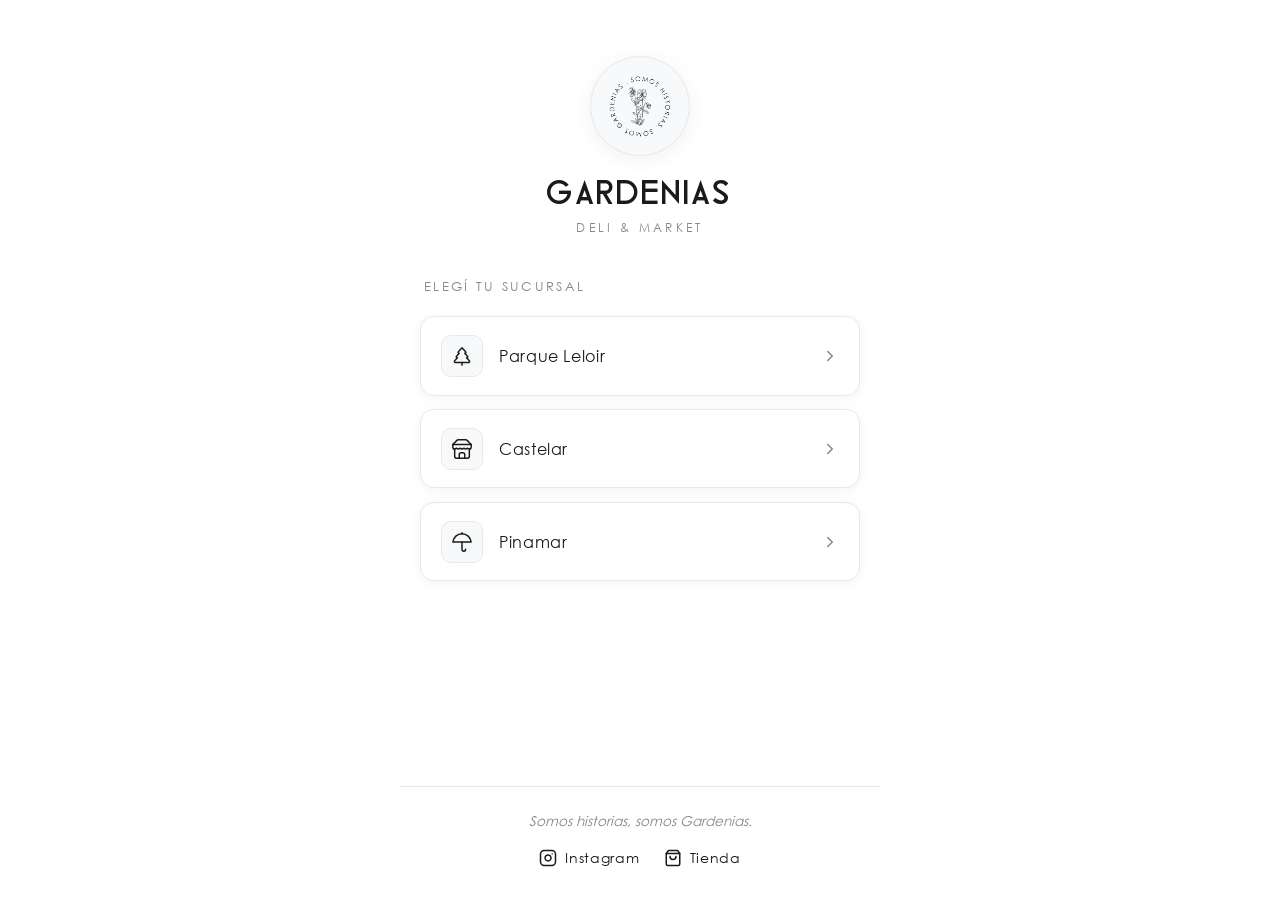
<file: index.html>
<!DOCTYPE html>
<html lang="es">

<head>
    <meta charset="UTF-8">
    <meta name="viewport" content="width=device-width, initial-scale=1.0">
    <meta name="description" content="Gardenias Deli & Market — Seleccioná tu sucursal para acceder al menú digital.">
    <meta name="theme-color" content="#ffffff">
    <title>Gardenias | Elegí tu sucursal</title>

    <link rel="preload" href="src/fonts/Logo - BlissfulThinking.otf" as="font" type="font/otf" crossorigin>
    <link rel="preload" href="src/fonts/centurygothic.ttf" as="font" type="font/ttf" crossorigin>
    <link rel="preload" href="src/fonts/centurygothic_bold.ttf" as="font" type="font/ttf" crossorigin>

    <link rel="stylesheet" href="styles.css">
    <link rel="stylesheet" href="landing.css">
    <script type="text/javascript">
        (function (c, l, a, r, i, t, y) {
            c[a] = c[a] || function () { (c[a].q = c[a].q || []).push(arguments) };
            t = l.createElement(r); t.async = 1; t.src = "https://www.clarity.ms/tag/" + i;
            y = l.getElementsByTagName(r)[0]; y.parentNode.insertBefore(t, y);
        })(window, document, "clarity", "script", "wd35n8o541");
    </script>
</head>

<body class="landing-body">

    <div class="landing-wrapper">

        <!-- Header / Branding -->
        <header class="landing-header">
            <div class="landing-logo-wrap">
                <img src="src/img/logo-floral-nobackground.png" alt="Gardenias logo" class="landing-logo" width="70" height="70" fetchpriority="high">
            </div>
            <h1 class="landing-brand">GARDENIAS</h1>
            <p class="landing-subtitle">DELI &amp; MARKET</p>
        </header>

        <!-- Branch Selection -->
        <main class="landing-main">
            <p class="landing-prompt">Elegí tu sucursal</p>

            <div class="branch-list">

                <a id="btn-leloir" href="menu.html?sucursal=leloir" class="branch-card">
                    <div class="branch-icon">
                        <svg width="22" height="22" viewBox="0 0 24 24" fill="none" stroke="currentColor"
                            stroke-width="1.6" stroke-linecap="round" stroke-linejoin="round">
                            <path
                                d="m17 14 3 3.3a1 1 0 0 1-.7 1.7H4.7a1 1 0 0 1-.7-1.7L7 14h-.3a1 1 0 0 1-.7-1.7L9 9h-.2a1 1 0 0 1-.8-1.7L12 3l4 4.3a1 1 0 0 1-.8 1.7H15l3 3.3a1 1 0 0 1-.7 1.7H17Z">
                            </path>
                            <path d="M12 22v-3"></path>
                        </svg>
                    </div>
                    <span class="branch-name">Parque Leloir</span>
                    <svg class="branch-arrow" width="18" height="18" viewBox="0 0 24 24" fill="none"
                        stroke="currentColor" stroke-width="2" stroke-linecap="round" stroke-linejoin="round">
                        <polyline points="9 18 15 12 9 6"></polyline>
                    </svg>
                </a>

                <a id="btn-castelar" href="menu.html?sucursal=castelar" class="branch-card">
                    <div class="branch-icon">
                        <svg width="22" height="22" viewBox="0 0 24 24" fill="none" stroke="currentColor"
                            stroke-width="1.6" stroke-linecap="round" stroke-linejoin="round">
                            <path d="m2 7 4.41-4.41A2 2 0 0 1 7.83 2h8.34a2 2 0 0 1 1.42.59L22 7"></path>
                            <path d="M4 12v8a2 2 0 0 0 2 2h12a2 2 0 0 0 2-2v-8"></path>
                            <path d="M15 22v-4a2 2 0 0 0-2-2h-2a2 2 0 0 0-2 2v4"></path>
                            <path d="M2 7h20"></path>
                            <path
                                d="M22 7v3a2 2 0 0 1-2 2v0a2.7 2.7 0 0 1-1.59-.63.7.7 0 0 0-.82 0A2.7 2.7 0 0 1 16 12a2.7 2.7 0 0 1-1.59-.63.7.7 0 0 0-.82 0A2.7 2.7 0 0 1 12 12a2.7 2.7 0 0 1-1.59-.63.7.7 0 0 0-.82 0A2.7 2.7 0 0 1 8 12a2.7 2.7 0 0 1-1.59-.63.7.7 0 0 0-.82 0A2.7 2.7 0 0 1 4 12v0a2 2 0 0 1-2-2V7">
                            </path>
                        </svg>
                    </div>
                    <span class="branch-name">Castelar</span>
                    <svg class="branch-arrow" width="18" height="18" viewBox="0 0 24 24" fill="none"
                        stroke="currentColor" stroke-width="2" stroke-linecap="round" stroke-linejoin="round">
                        <polyline points="9 18 15 12 9 6"></polyline>
                    </svg>
                </a>

                <a id="btn-pinamar" href="menu.html?sucursal=pinamar" class="branch-card">
                    <div class="branch-icon">
                        <svg width="22" height="22" viewBox="0 0 24 24" fill="none" stroke="currentColor"
                            stroke-width="1.6" stroke-linecap="round" stroke-linejoin="round">
                            <path d="M22 12a10.06 10.06 10 0 0-20 0Z"></path>
                            <path d="M12 12v8a2 2 0 0 0 4 0"></path>
                            <path d="M12 2v1"></path>
                        </svg>
                    </div>
                    <span class="branch-name">Pinamar</span>
                    <svg class="branch-arrow" width="18" height="18" viewBox="0 0 24 24" fill="none"
                        stroke="currentColor" stroke-width="2" stroke-linecap="round" stroke-linejoin="round">
                        <polyline points="9 18 15 12 9 6"></polyline>
                    </svg>
                </a>

            </div>
        </main>

        <footer class="landing-footer">
            <p>Somos historias, somos Gardenias.</p>
            <div class="social-links">
                <a href="https://www.instagram.com/gardenias.delimarket/?hl=es" target="_blank" aria-label="Instagram">
                    <svg viewBox="0 0 24 24" fill="none" stroke="currentColor" stroke-width="2" stroke-linecap="round" stroke-linejoin="round" width="18" height="18"><rect x="2" y="2" width="20" height="20" rx="5" ry="5"></rect><path d="M16 11.37A4 4 0 1 1 12.63 8 4 4 0 0 1 16 11.37z"></path><line x1="17.5" y1="6.5" x2="17.51" y2="6.5"></line></svg>
                    Instagram
                </a>
                <a href="https://www.gardenias.ar/" target="_blank" aria-label="Tienda">
                    <svg viewBox="0 0 24 24" fill="none" stroke="currentColor" stroke-width="2" stroke-linecap="round" stroke-linejoin="round" width="18" height="18"><path d="M6 2L3 6v14a2 2 0 0 0 2 2h14a2 2 0 0 0 2-2V6l-3-4z"></path><line x1="3" y1="6" x2="21" y2="6"></line><path d="M16 10a4 4 0 0 1-8 0"></path></svg>
                    Tienda
                </a>
            </div>
        </footer>

    </div>

    <script>
        // Service Worker registration
        if ('serviceWorker' in navigator) {
            navigator.serviceWorker.register('/sw.js')
                .then(reg => console.log('⚡ Service Worker registrado'))
                .catch(err => console.warn('SW registro falló:', err));
        }

        // Animate cards on load
        document.querySelectorAll('.branch-card').forEach((card, i) => {
            card.style.animationDelay = `${0.1 + i * 0.12}s`;
        });
    </script>
</body>

</html>
</file>
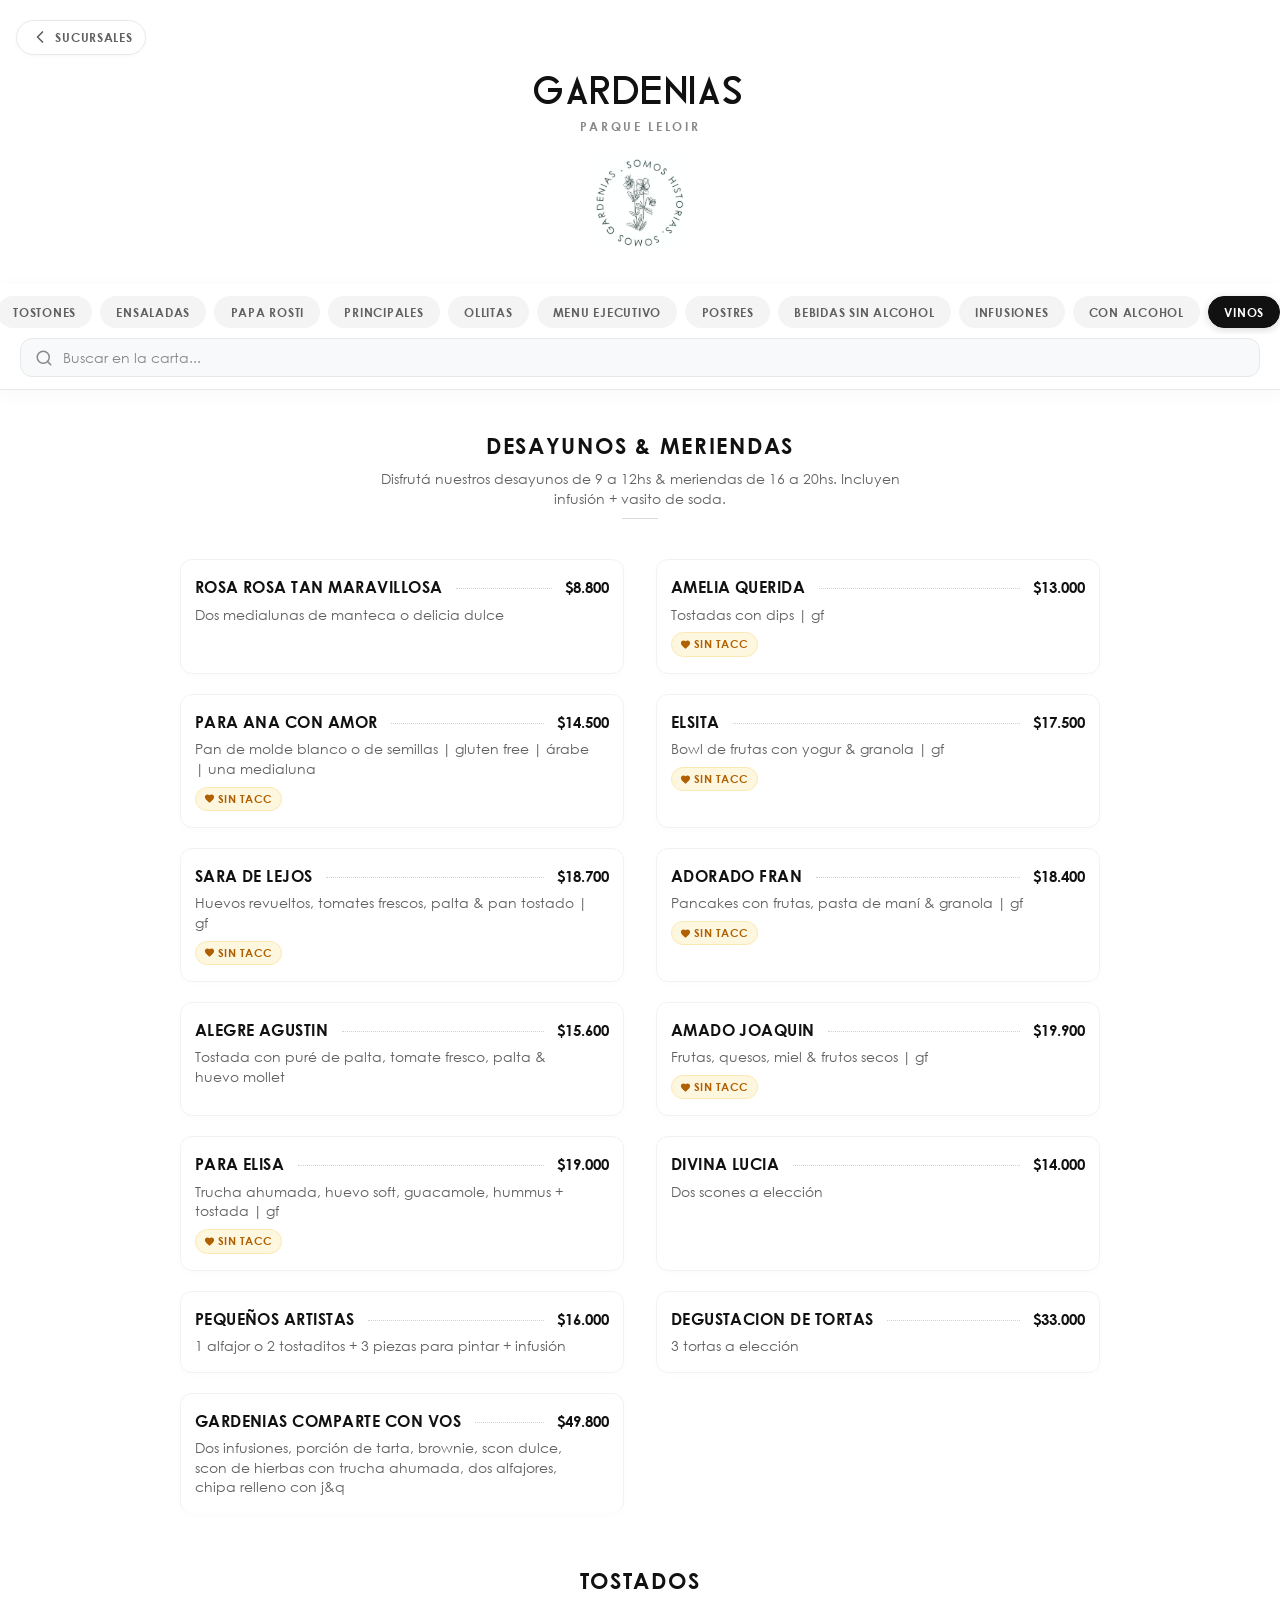
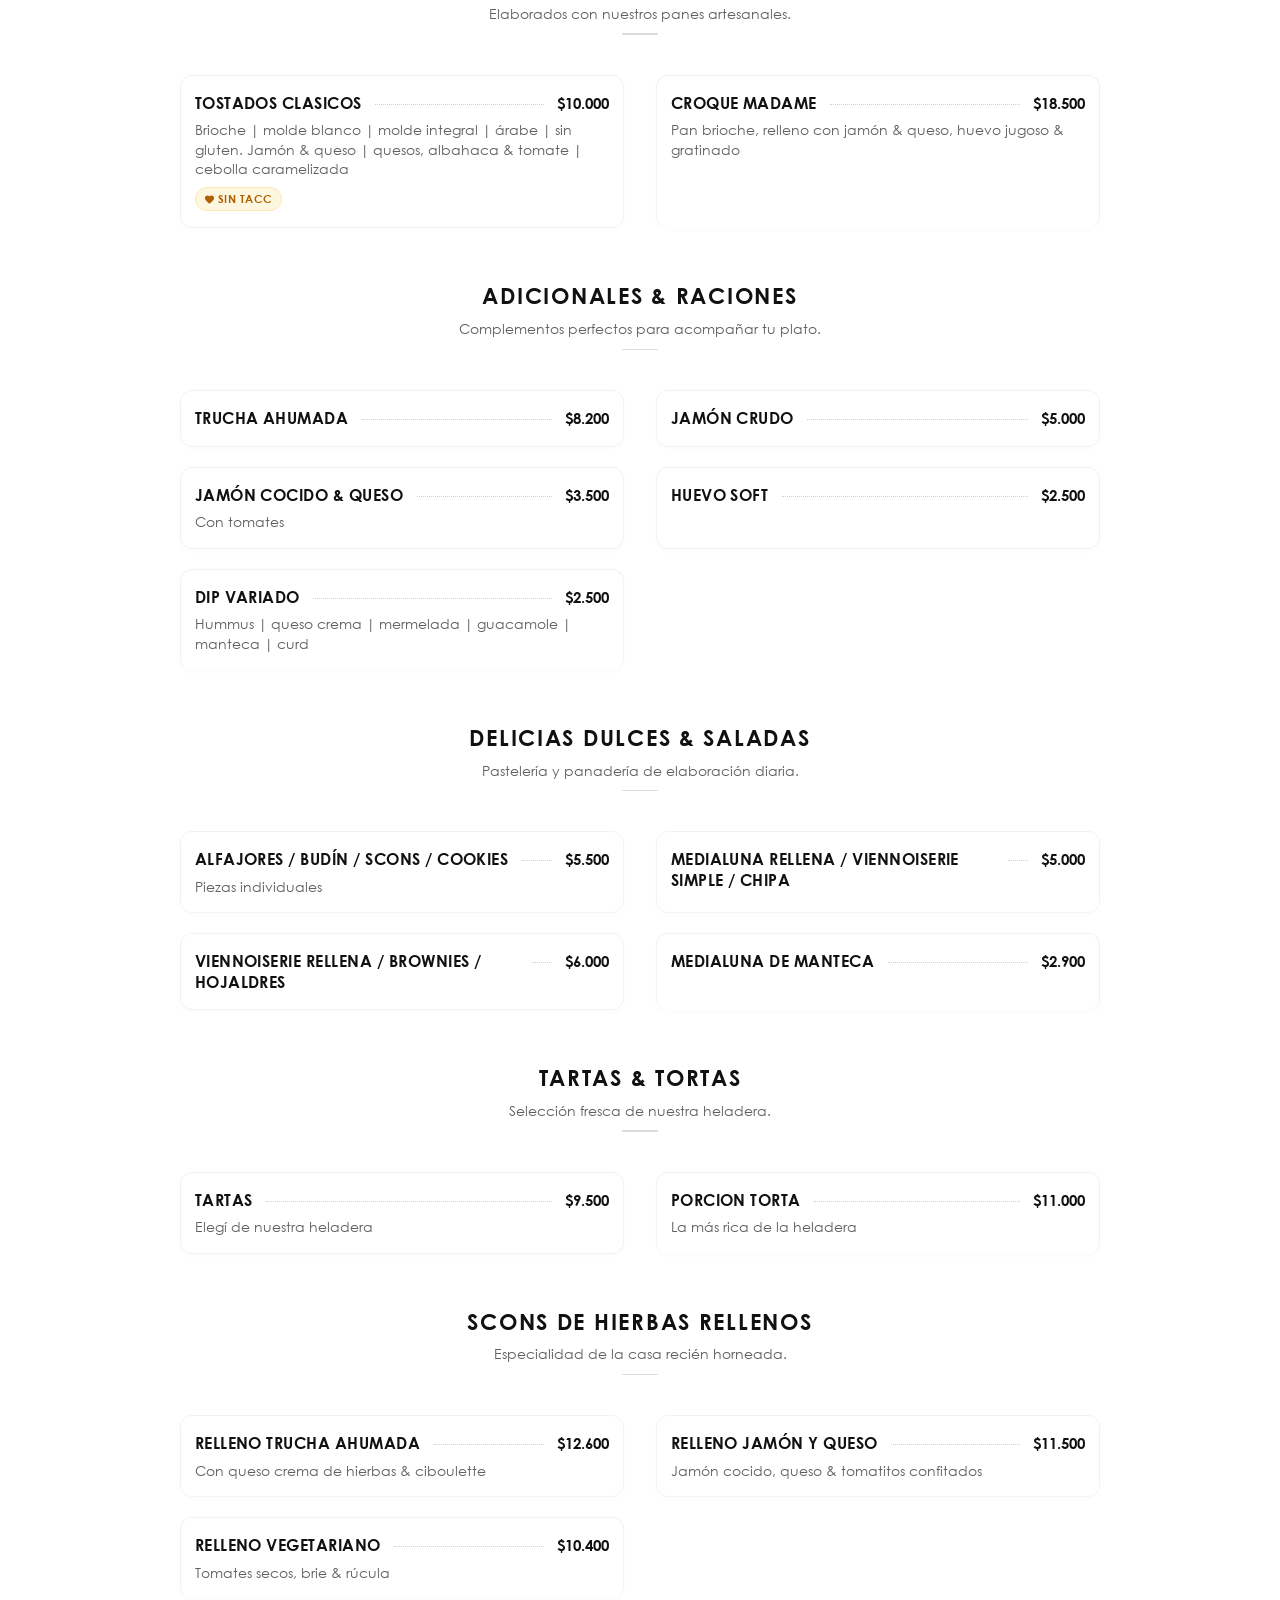
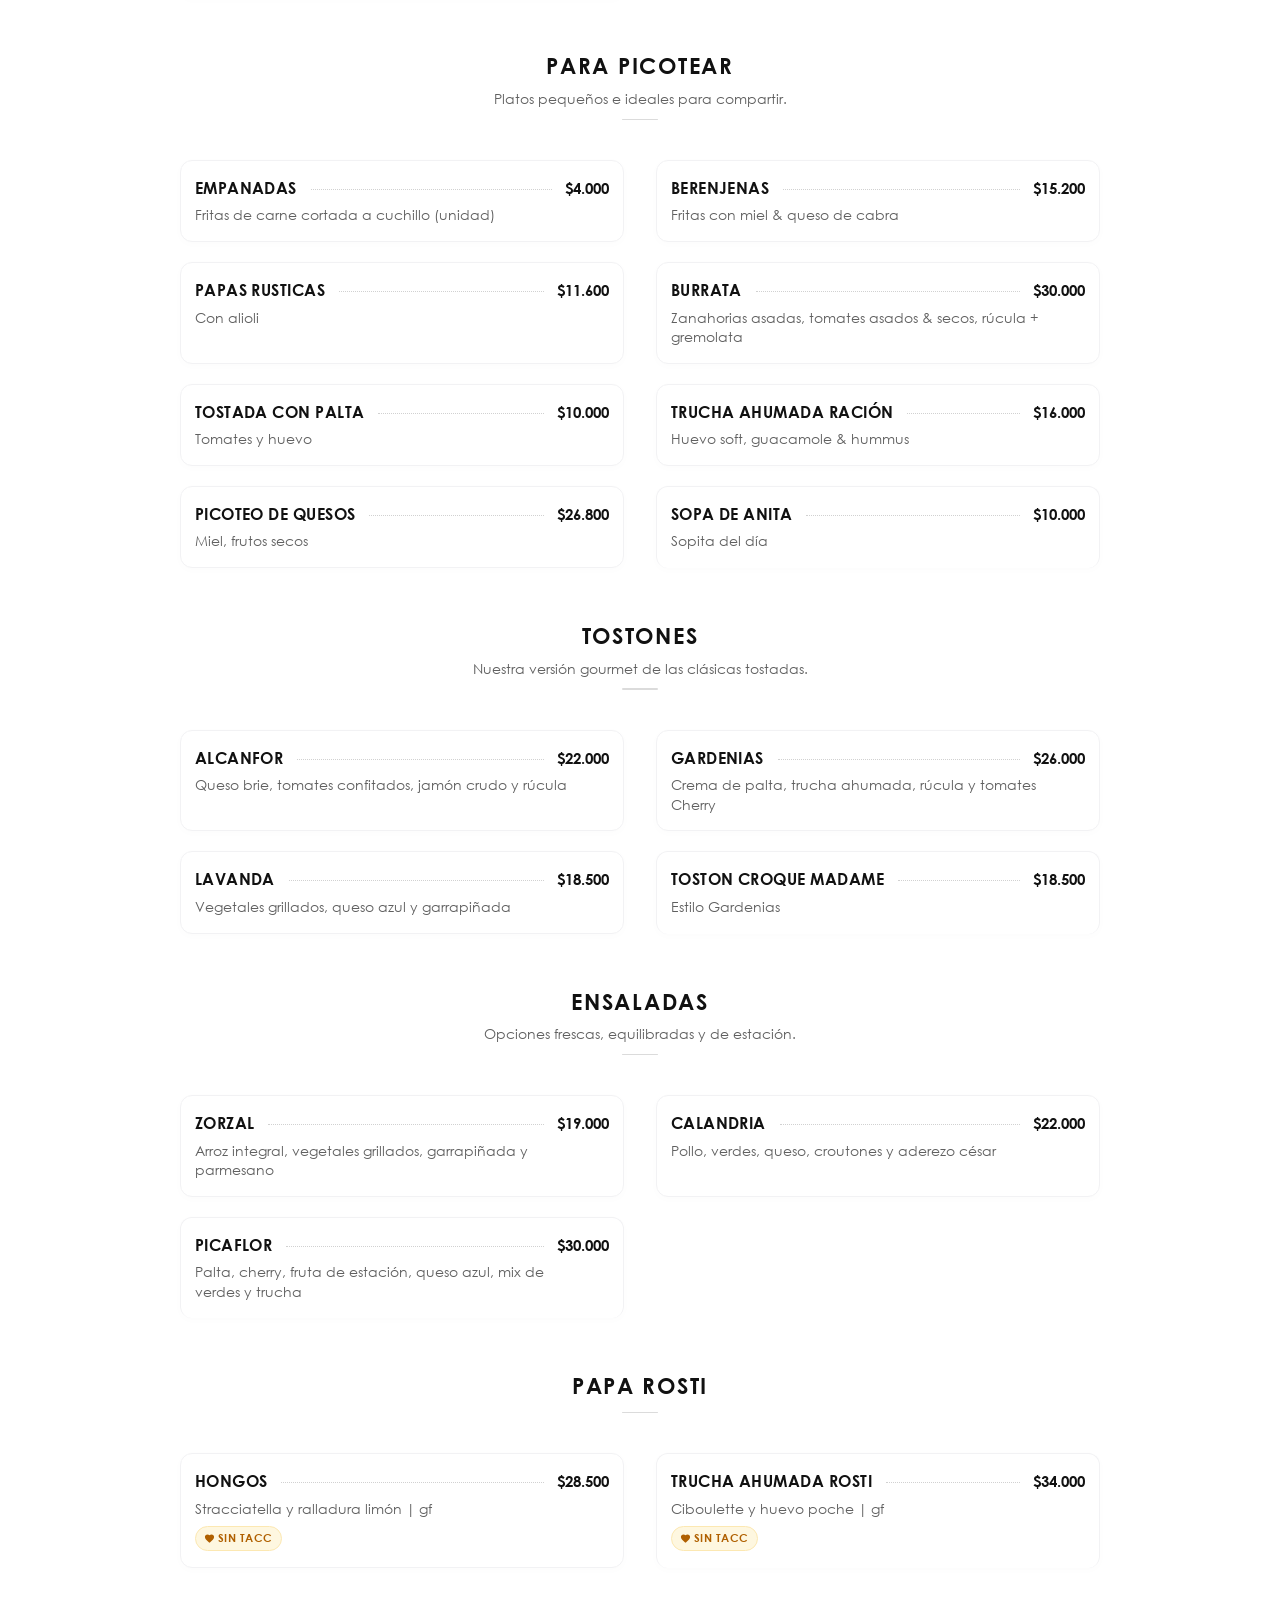
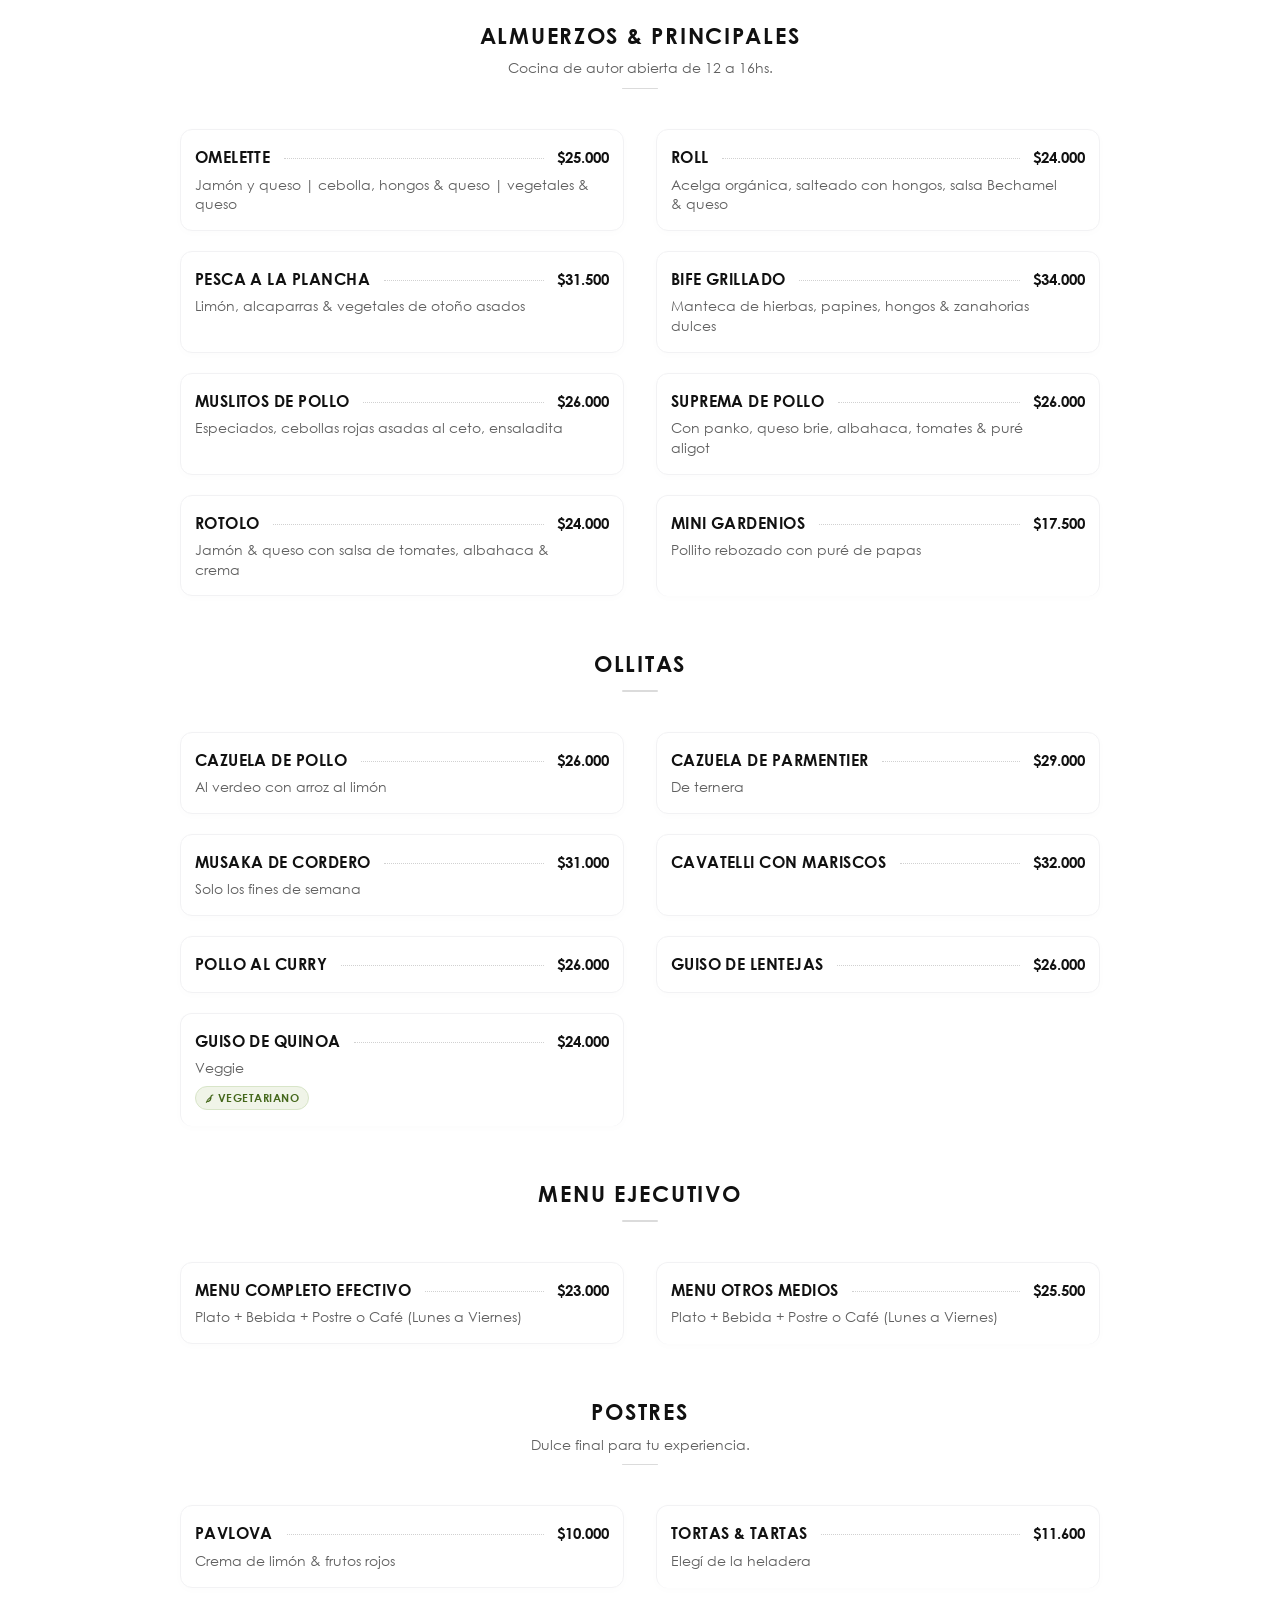
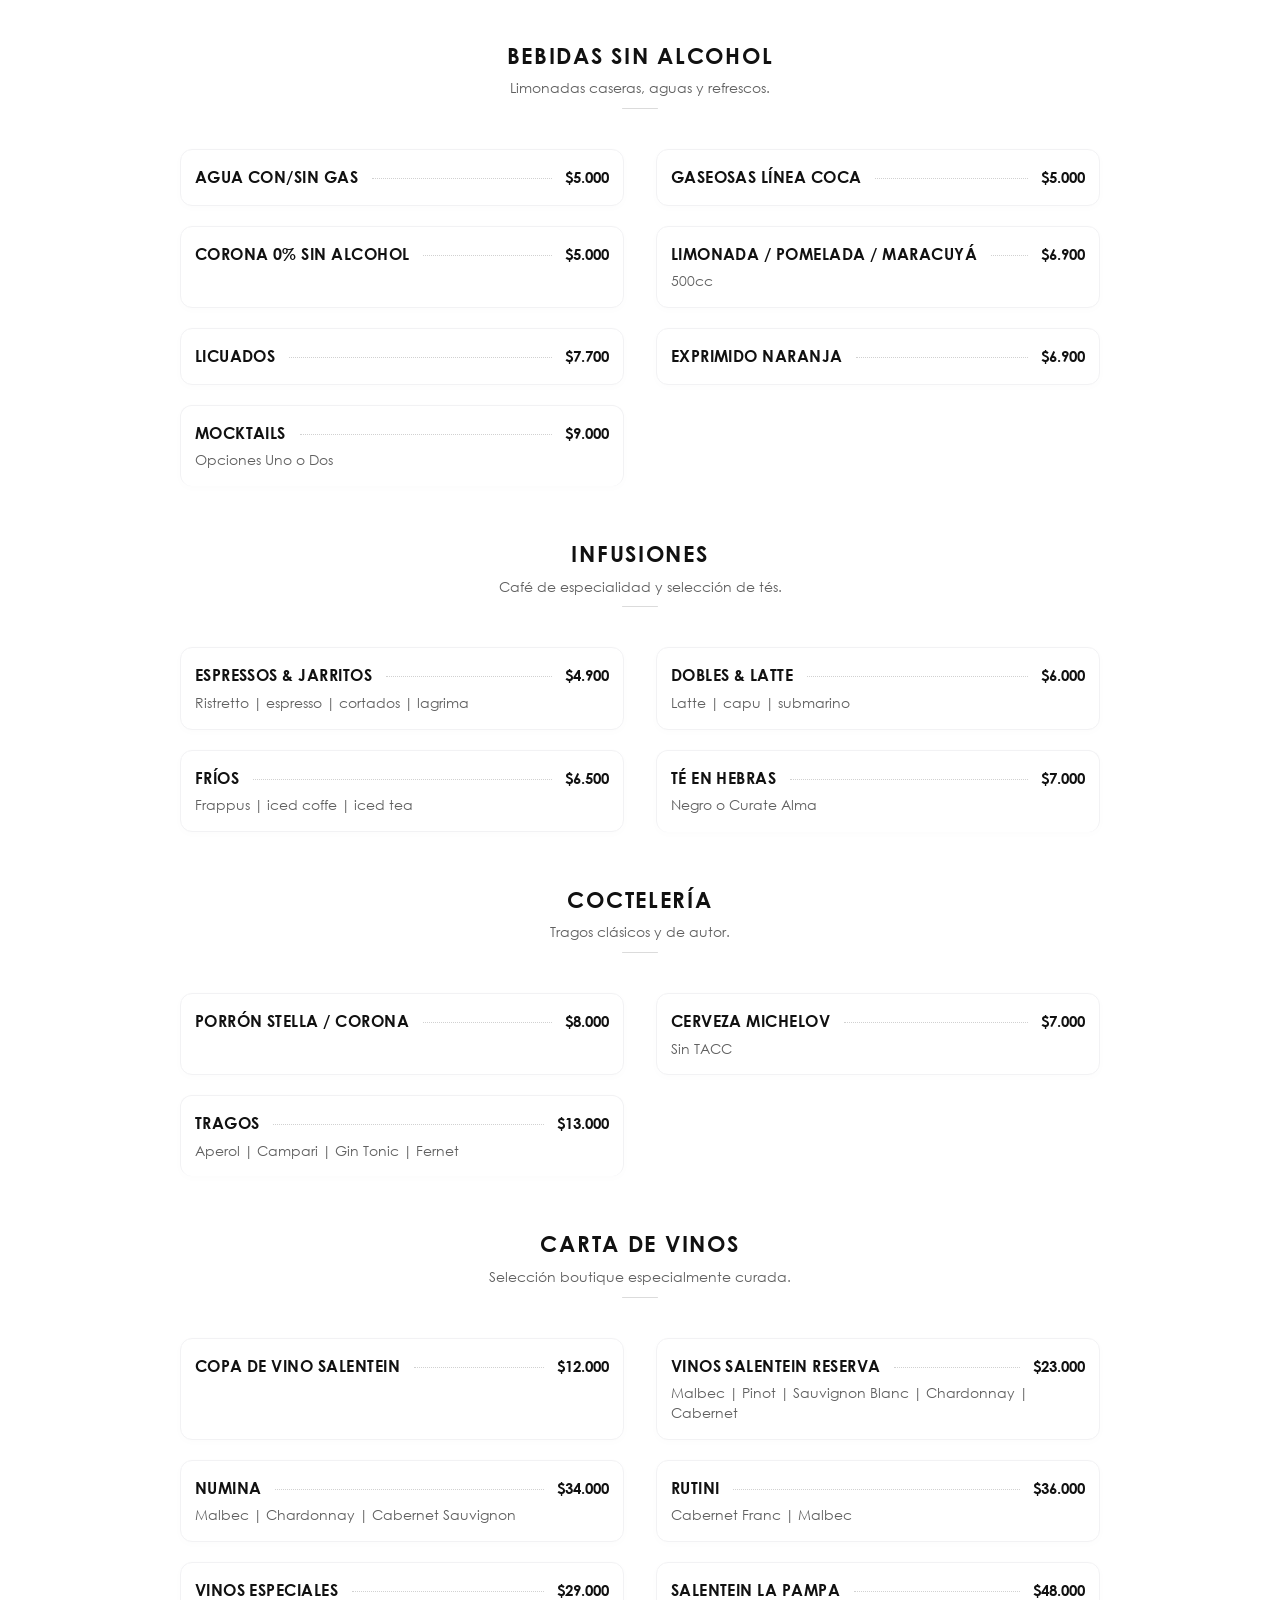
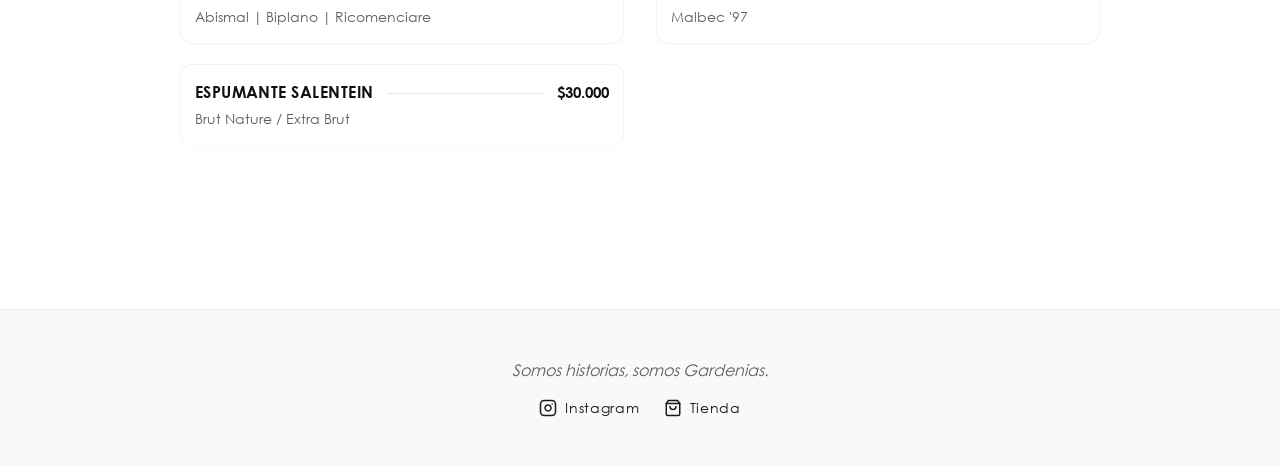
<file: menu.html>
<!DOCTYPE html>
<html lang="es">

<head>
    <meta charset="UTF-8">
    <meta name="viewport" content="width=device-width, initial-scale=1.0">
    <meta name="description" content="Menú digital de Gardenias - Experiencia gastronómica en Parque Leloir.">
    <meta name="theme-color" content="#ffffff">
    <title>Gardenias | Menú</title>

    <!-- Fuentes: Fuentes locales usadas (BlissfulThinking, CenturyGothic) -->

    <link rel="preload" href="src/fonts/Logo - BlissfulThinking.otf" as="font" type="font/otf" crossorigin>
    <link rel="preload" href="src/fonts/centurygothic.ttf" as="font" type="font/ttf" crossorigin>
    <link rel="preload" href="src/fonts/centurygothic_bold.ttf" as="font" type="font/ttf" crossorigin>

    <link rel="stylesheet" href="styles.css">
    <script type="text/javascript">
        (function (c, l, a, r, i, t, y) {
            c[a] = c[a] || function () { (c[a].q = c[a].q || []).push(arguments) };
            t = l.createElement(r); t.async = 1; t.src = "https://www.clarity.ms/tag/" + i;
            y = l.getElementsByTagName(r)[0]; y.parentNode.insertBefore(t, y);
        })(window, document, "clarity", "script", "wd35n8o541");
    </script>
</head>

<body>
    <header class="main-header">
        <a href="index.html" class="back-to-landing" aria-label="Volver a sucursales">
            <svg width="20" height="20" viewBox="0 0 24 24" fill="none" stroke="currentColor" stroke-width="2"
                stroke-linecap="round" stroke-linejoin="round">
                <polyline points="15 18 9 12 15 6"></polyline>
            </svg>
            Sucursales
        </a>
        <div class="logo-container">
            <h1 class="brand-name">GARDENIAS</h1>
            <p class="brand-location"><!-- set by JS --></p>
        </div>
        <div class="header-decoration">
            <img src="src/img/logo-floral.png" alt="Gardenias Floral Logo" class="floral-icon" width="120" height="120" fetchpriority="high">
        </div>
    </header>

    <div class="sticky-nav-container">
        <nav class="category-nav">
            <ul class="category-list" id="categoryList">
                <!-- Categorias insertadas por JS -->
            </ul>
        </nav>
        <div class="search-container">
            <div class="search-bar">
                <svg width="18" height="18" viewBox="0 0 24 24" fill="none" stroke="currentColor" stroke-width="2"
                    stroke-linecap="round" stroke-linejoin="round" class="search-icon">
                    <circle cx="11" cy="11" r="8"></circle>
                    <line x1="21" y1="21" x2="16.65" y2="16.65"></line>
                </svg>
                <input type="text" id="searchInput" placeholder="Buscar en la carta..." autocomplete="off">
                <button type="button" id="clearSearch" class="clear-search-btn hidden" aria-label="Limpiar búsqueda">
                    <svg width="16" height="16" viewBox="0 0 24 24" fill="none" stroke="currentColor" stroke-width="2" stroke-linecap="round" stroke-linejoin="round">
                        <line x1="18" y1="6" x2="6" y2="18"></line>
                        <line x1="6" y1="6" x2="18" y2="18"></line>
                    </svg>
                </button>
            </div>
        </div>
    </div>

    <main class="menu-content" id="productsContainer">
        <!-- Productos insertados por JS -->
    </main>

    <footer class="main-footer">
        <p>Somos historias, somos Gardenias.</p>
        <div class="social-links">
            <a href="https://www.instagram.com/gardenias.delimarket/?hl=es" target="_blank" aria-label="Instagram">
                <svg viewBox="0 0 24 24" fill="none" stroke="currentColor" stroke-width="2" stroke-linecap="round" stroke-linejoin="round" width="18" height="18"><rect x="2" y="2" width="20" height="20" rx="5" ry="5"></rect><path d="M16 11.37A4 4 0 1 1 12.63 8 4 4 0 0 1 16 11.37z"></path><line x1="17.5" y1="6.5" x2="17.51" y2="6.5"></line></svg>
                Instagram
            </a>
            <a href="https://www.gardenias.ar/" target="_blank" aria-label="Tienda">
                <svg viewBox="0 0 24 24" fill="none" stroke="currentColor" stroke-width="2" stroke-linecap="round" stroke-linejoin="round" width="18" height="18"><path d="M6 2L3 6v14a2 2 0 0 0 2 2h14a2 2 0 0 0 2-2V6l-3-4z"></path><line x1="3" y1="6" x2="21" y2="6"></line><path d="M16 10a4 4 0 0 1-8 0"></path></svg>
                Tienda
            </a>
        </div>
    </footer>

    <!-- POPUPS ------------------------------------------------ -->
    <div id="iosOverlay" class="ios-overlay hidden">
        <div class="ios-alert">
            <div id="popup-content" class="ios-alert-content">
                <h3 id="dynamic-popup-title">Aviso</h3>
                <p id="dynamic-popup-body">Cargando información...</p>
            </div>

            <button id="closePopup" class="ios-alert-btn">OK</button>
        </div>
    </div>

    <!-- Service Worker -->
    <script>
        if ('serviceWorker' in navigator) {
            navigator.serviceWorker.register('/sw.js')
                .then(reg => console.log('⚡ Service Worker registrado'))
                .catch(err => console.warn('SW registro falló:', err));
        }
    </script>

    <!-- Firebase SDK (Config only for REST API) -->
    <script defer src="firebase-config.js"></script>

    <script defer src="script.js"></script>
</body>

</html>
</file>
<file: styles.css>
:root {
    /* Colors */
    --color-bg: #ffffff;
    --color-text: #1a1a1a;
    --color-text-muted: #606060;
    --color-text-light: #888888;
    --color-accent: #111111;
    --color-border: #e8e8e8;
    --color-border-subtle: #f2f2f4;
    --color-bg-alt: #f8f9fa;
    --color-pill-bg: #f4f4f5;

    /* Badges */
    --badge-vegan-bg: #e6f4ea;
    --badge-vegan-text: #137333;
    --badge-vegan-border: #c2e7cc;

    --badge-veggie-bg: #f0f4e8;
    --badge-veggie-text: #45681c;
    --badge-veggie-border: #d8e5c8;

    --badge-tacc-bg: #fef7e0;
    --badge-tacc-text: #b06000;
    --badge-tacc-border: #fce8b2;

    /* Typography */
    --font-heading: 'CenturyGothic', -apple-system, sans-serif;
    --font-body: 'CenturyGothic', -apple-system, sans-serif;
    --font-brand: 'BlissfulThinking', 'CenturyGothic', sans-serif;

    /* Spacing */
    --space-xs: 0.25rem;
    --space-sm: 0.5rem;
    --space-md: 1rem;
    --space-lg: 1.75rem;
    --space-xl: 3rem;

    --radius-sm: 8px;
    --radius-md: 12px;
    --radius-pill: 9999px;
}

@font-face {
    font-family: 'BlissfulThinking';
    src: url('src/fonts/Logo - BlissfulThinking.otf') format('opentype');
    font-weight: normal;
    font-style: normal;
    font-display: swap;
}

@font-face {
    font-family: 'CenturyGothic';
    src: url('src/fonts/centurygothic.ttf') format('truetype');
    font-weight: normal;
    font-style: normal;
    font-display: swap;
}

@font-face {
    font-family: 'CenturyGothic';
    src: url('src/fonts/centurygothic_bold.ttf') format('truetype');
    font-weight: 700;
    font-style: normal;
    font-display: swap;
}

* {
    margin: 0;
    padding: 0;
    box-sizing: border-box;
    -webkit-tap-highlight-color: transparent;
}

html {
    scroll-behavior: smooth;
}

body {
    font-family: var(--font-body);
    background-color: var(--color-bg);
    color: var(--color-text);
    line-height: 1.5;
    font-weight: 300;
    -webkit-font-smoothing: antialiased;
    -moz-osx-font-smoothing: grayscale;
}

/* Typography */
h1,
h2,
h3,
h4 {
    font-family: var(--font-heading);
    font-weight: 700;
    text-transform: uppercase;
    letter-spacing: 0.05em;
}

/* Header */
.main-header {
    text-align: center;
    padding: 2.5rem var(--space-md) var(--space-lg);
    background-color: var(--color-bg);
    position: relative;
}

/* Back to landing link */
.back-to-landing {
    position: absolute;
    top: 1.25rem;
    left: 1rem;
    display: inline-flex;
    align-items: center;
    gap: 0.35rem;
    font-family: var(--font-body);
    font-size: 0.75rem;
    font-weight: 600;
    letter-spacing: 0.06em;
    text-transform: uppercase;
    color: var(--color-text-muted);
    text-decoration: none;
    padding: 0.4rem 0.8rem;
    border-radius: var(--radius-pill);
    border: 1px solid var(--color-border);
    background-color: rgba(255, 255, 255, 0.8);
    backdrop-filter: blur(8px);
    -webkit-backdrop-filter: blur(8px);
    transition: all 0.2s cubic-bezier(0.16, 1, 0.3, 1);
    box-shadow: 0 1px 4px rgba(0, 0, 0, 0.03);
}

.back-to-landing:hover {
    color: var(--color-text);
    border-color: var(--color-text-muted);
    background-color: var(--color-bg-alt);
    transform: translateY(-1px);
}

.back-to-landing:active {
    transform: scale(0.95);
}

.logo-container {
    padding-top: 1.75rem;
}

.brand-name {
    font-family: var(--font-brand);
    font-size: 2.6rem;
    font-weight: normal;
    letter-spacing: 0.06em;
    color: #111111;
    margin-bottom: 0.2rem;
    line-height: 1.1;
}

.brand-location {
    font-family: var(--font-body);
    font-size: 0.75rem;
    font-weight: 600;
    letter-spacing: 0.22em;
    text-transform: uppercase;
    color: var(--color-text-light);
}

.header-decoration {
    margin-top: 1.25rem;
    color: var(--color-text);
    opacity: 0.85;
}

.floral-icon {
    width: 100px;
    height: auto;
    object-fit: contain;
    transition: transform 0.3s ease;
}

/* Sticky Nav & Search */
.sticky-nav-container {
    position: sticky;
    top: 0;
    z-index: 100;
    background-color: rgba(255, 255, 255, 0.92);
    backdrop-filter: blur(16px);
    -webkit-backdrop-filter: blur(16px);
    border-bottom: 1px solid var(--color-border);
    box-shadow: 0 4px 20px rgba(0, 0, 0, 0.03);
    transition: all 0.3s cubic-bezier(0.16, 1, 0.3, 1);
}

.category-nav {
    overflow-x: auto;
    padding: 0.75rem 0 0.4rem 0;
    scroll-behavior: smooth;
    -webkit-overflow-scrolling: touch;
    scrollbar-width: none; /* Firefox */
}

.category-nav::-webkit-scrollbar {
    display: none; /* Chrome/Safari */
}

.category-list {
    display: flex;
    list-style: none;
    padding: 0 1.25rem;
    gap: 0.5rem;
    white-space: nowrap;
}

.category-btn {
    background-color: var(--color-pill-bg);
    border: 1px solid transparent;
    font-family: var(--font-body);
    font-size: 0.78rem;
    font-weight: 600;
    text-transform: uppercase;
    letter-spacing: 0.06em;
    color: var(--color-text-muted);
    padding: 0.45rem 0.95rem;
    border-radius: var(--radius-pill);
    cursor: pointer;
    transition: all 0.25s cubic-bezier(0.16, 1, 0.3, 1);
    user-select: none;
    -webkit-user-select: none;
}

.category-btn:hover {
    color: var(--color-text);
    background-color: #eaeaea;
}

.category-btn:active {
    transform: scale(0.95);
}

.category-btn.active {
    color: #ffffff;
    background-color: #111111;
    border-color: #111111;
    box-shadow: 0 2px 8px rgba(0, 0, 0, 0.15);
}

.search-container {
    padding: 0.25rem 1.25rem 0.75rem;
}

.search-bar {
    position: relative;
    display: flex;
    align-items: center;
    background-color: var(--color-bg-alt);
    padding: 0.55rem 0.9rem;
    border-radius: var(--radius-md);
    gap: 0.6rem;
    border: 1px solid var(--color-border);
    transition: all 0.25s ease;
}

.search-bar:focus-within {
    border-color: #111111;
    background-color: #ffffff;
    box-shadow: 0 0 0 3px rgba(0, 0, 0, 0.05);
}

.search-icon {
    color: var(--color-text-light);
    flex-shrink: 0;
}

.search-bar input {
    border: none;
    background: transparent;
    font-family: var(--font-body);
    font-size: 0.88rem;
    width: 100%;
    outline: none;
    color: var(--color-text);
}

.search-bar input::placeholder {
    color: var(--color-text-light);
}

.clear-search-btn {
    display: inline-flex;
    align-items: center;
    justify-content: center;
    background: none;
    border: none;
    padding: 4px;
    color: var(--color-text-light);
    cursor: pointer;
    border-radius: 50%;
    transition: background 0.2s, color 0.2s;
    flex-shrink: 0;
}

.clear-search-btn:hover {
    background-color: rgba(0, 0, 0, 0.06);
    color: var(--color-text);
}

/* Menu Content */
.menu-content {
    max-width: 960px;
    margin: 0 auto;
    padding: 2rem 1.25rem 4rem;
    min-height: 50vh;
}

.category-section {
    margin-bottom: 3.25rem;
    scroll-margin-top: 135px; /* Offset for sticky header */
}

.category-header {
    text-align: center;
    margin-bottom: 1.75rem;
    position: relative;
    padding-bottom: 0.75rem;
}

.category-header::after {
    content: '';
    display: block;
    width: 36px;
    height: 1.5px;
    background-color: #111111;
    opacity: 0.15;
    margin: 0.6rem auto 0;
    border-radius: 2px;
}

.category-title {
    font-size: 1.35rem;
    font-weight: 700;
    letter-spacing: 0.08em;
    color: #111111;
}

.category-description {
    font-family: var(--font-body);
    font-size: 0.85rem;
    color: var(--color-text-muted);
    max-width: 540px;
    margin: 0.4rem auto 0;
    line-height: 1.45;
}

/* Products Grid/List */
.products-grid {
    display: grid;
    grid-template-columns: 1fr;
    gap: 0.75rem;
}

.product-card {
    position: relative;
    padding: 0.85rem 0.5rem;
    border-bottom: 1px solid var(--color-border-subtle);
    border-radius: 8px;
    transition: background-color 0.2s ease, transform 0.2s ease;
    opacity: 0;
    animation: fadeInUp 0.4s cubic-bezier(0.16, 1, 0.3, 1) forwards;
}

.product-card:last-child {
    border-bottom: none;
}

.product-card:active {
    background-color: rgba(0, 0, 0, 0.02);
}

.product-header {
    display: flex;
    align-items: baseline;
    justify-content: space-between;
    gap: 0.5rem;
    position: relative;
}

.product-name {
    font-family: var(--font-heading);
    font-size: 1rem;
    font-weight: 700;
    letter-spacing: 0.03em;
    color: #111111;
    line-height: 1.3;
    flex-shrink: 0;
    max-width: 78%;
}

.dots {
    flex-grow: 1;
    border-bottom: 1px dotted rgba(0, 0, 0, 0.18);
    margin: 0 0.35rem;
    position: relative;
    bottom: 0.25em;
    min-width: 15px;
}

.product-price {
    font-family: var(--font-body);
    font-weight: 600;
    font-size: 0.95rem;
    color: #111111;
    white-space: nowrap;
    flex-shrink: 0;
    font-variant-numeric: tabular-nums;
}

.product-description {
    font-size: 0.85rem;
    color: var(--color-text-muted);
    margin-top: 0.35rem;
    line-height: 1.45;
    max-width: 95%;
}

/* Tags */
.product-tags {
    display: flex;
    flex-wrap: wrap;
    gap: 0.4rem;
    margin-top: 0.5rem;
}

.tag {
    font-size: 0.68rem;
    font-weight: 600;
    text-transform: uppercase;
    letter-spacing: 0.05em;
    padding: 3px 8px;
    border-radius: var(--radius-pill);
    display: inline-flex;
    align-items: center;
    gap: 3px;
    border: 1px solid transparent;
    cursor: pointer;
    user-select: none;
    transition: transform 0.15s ease, opacity 0.15s ease, box-shadow 0.15s ease;
}

.tag:hover {
    transform: translateY(-1px);
    box-shadow: 0 2px 6px rgba(0, 0, 0, 0.06);
}

.tag:active {
    transform: scale(0.94);
}

.tag.vegan {
    background-color: var(--badge-vegan-bg);
    color: var(--badge-vegan-text);
    border-color: var(--badge-vegan-border);
}

.tag.veggie {
    background-color: var(--badge-veggie-bg);
    color: var(--badge-veggie-text);
    border-color: var(--badge-veggie-border);
}

.tag.tacc {
    background-color: var(--badge-tacc-bg);
    color: var(--badge-tacc-text);
    border-color: var(--badge-tacc-border);
}

/* Banner de filtro dietético activo */
.diet-filter-banner {
    display: flex;
    align-items: center;
    justify-content: space-between;
    background-color: #111111;
    color: #ffffff;
    padding: 0.6rem 1rem;
    border-radius: var(--radius-pill);
    font-size: 0.82rem;
    margin: 0 auto 1.5rem auto;
    max-width: 400px;
    box-shadow: 0 4px 14px rgba(0, 0, 0, 0.12);
    animation: fadeInUp 0.25s ease-out;
}

.diet-filter-banner strong {
    color: #ffffff;
    font-weight: 600;
}

.diet-filter-clear {
    background: rgba(255, 255, 255, 0.2);
    border: none;
    color: #ffffff;
    width: 24px;
    height: 24px;
    border-radius: 50%;
    display: inline-flex;
    align-items: center;
    justify-content: center;
    cursor: pointer;
    transition: background 0.15s ease, transform 0.15s ease;
    padding: 0;
}

.diet-filter-clear:hover {
    background: rgba(255, 255, 255, 0.35);
    transform: scale(1.08);
}

.diet-filter-clear:active {
    transform: scale(0.92);
}

/* Desktop Responsiveness */
@media (min-width: 768px) {
    .menu-content {
        padding-top: 2.5rem;
    }

    .products-grid {
        grid-template-columns: repeat(2, 1fr);
        gap: 1.25rem 2rem;
    }

    .product-card {
        padding: 1rem 0.85rem;
        border: 1px solid var(--color-border-subtle);
        border-radius: var(--radius-md);
        background-color: #ffffff;
        box-shadow: 0 2px 10px rgba(0, 0, 0, 0.015);
    }

    .product-card:hover {
        border-color: rgba(0, 0, 0, 0.12);
        box-shadow: 0 4px 16px rgba(0, 0, 0, 0.04);
        transform: translateY(-1px);
    }
}

/* Animations */
@keyframes fadeInUp {
    from {
        opacity: 0;
        transform: translateY(8px);
    }
    to {
        opacity: 1;
        transform: translateY(0);
    }
}

/* Footer */
.main-footer {
    text-align: center;
    padding: var(--space-xl) var(--space-md);
    border-top: 1px solid var(--color-border);
    margin-top: var(--space-xl);
    background-color: var(--color-bg-alt);
}

.main-footer p {
    font-family: var(--font-heading);
    font-style: italic;
    margin-bottom: var(--space-md);
    color: var(--color-text-muted);
}

.social-links {
    display: flex;
    justify-content: center;
    align-items: center;
    gap: 1.5rem;
    margin-top: var(--space-md);
}

.social-links a {
    display: flex;
    align-items: center;
    gap: 0.5rem;
    color: var(--color-text);
    text-decoration: none;
    font-size: 0.85rem;
    font-weight: 500;
    letter-spacing: 0.05em;
    transition: opacity 0.2s, transform 0.2s;
}

.social-links a:hover {
    opacity: 0.7;
    transform: translateY(-1px);
}

/* Helper Classes */
.hidden {
    display: none !important;
}

/* iOS Alert Style */
.ios-overlay {
    position: fixed;
    top: 0;
    left: 0;
    width: 100%;
    height: 100%;
    background-color: rgba(0, 0, 0, 0.4);
    backdrop-filter: blur(4px);
    -webkit-backdrop-filter: blur(4px);
    z-index: 2000;
    display: flex;
    align-items: center;
    justify-content: center;
    opacity: 0;
    visibility: hidden;
    transition: opacity 0.3s ease;
}

.ios-overlay.show {
    opacity: 1;
    visibility: visible;
}

.ios-alert {
    width: 280px;
    background: rgba(250, 250, 250, 0.95);
    backdrop-filter: blur(20px);
    -webkit-backdrop-filter: blur(20px);
    border-radius: 14px;
    text-align: center;
    transform: scale(1.08);
    opacity: 0;
    transition: transform 0.3s cubic-bezier(0.175, 0.885, 0.32, 1.275), opacity 0.3s ease;
    box-shadow: 0 10px 30px rgba(0, 0, 0, 0.2);
}

.ios-overlay.show .ios-alert {
    transform: scale(1);
    opacity: 1;
}

.ios-alert-content {
    padding: 20px 16px 20px;
}

.ios-alert h3 {
    font-family: -apple-system, BlinkMacSystemFont, "Segoe UI", Roboto, Helvetica, Arial, sans-serif;
    font-size: 17px;
    font-weight: 600;
    margin: 0 0 6px 0;
    color: #000;
    letter-spacing: -0.01em;
}

.ios-alert p {
    font-family: -apple-system, BlinkMacSystemFont, "Segoe UI", Roboto, Helvetica, Arial, sans-serif;
    font-size: 13px;
    line-height: 1.4;
    font-weight: 400;
    color: #333;
    margin: 0;
}

.ios-alert-btn {
    width: 100%;
    border: none;
    border-top: 0.5px solid rgba(60, 60, 67, 0.25);
    background: transparent;
    padding: 12px 0;
    font-family: -apple-system, BlinkMacSystemFont, "Segoe UI", Roboto, Helvetica, Arial, sans-serif;
    font-size: 17px;
    font-weight: 600;
    color: #007AFF;
    cursor: pointer;
    border-bottom-left-radius: 14px;
    border-bottom-right-radius: 14px;
    transition: background-color 0.2s;
}

.ios-alert-btn:active {
    background-color: rgba(0, 0, 0, 0.05);
}
</file>
<file: landing.css>
/* =============================================
   LANDING PAGE — Gardenias Sucursales
   ============================================= */

.landing-body {
    min-height: 100vh;
    background-color: var(--color-bg);
    display: flex;
    align-items: stretch;
    justify-content: center;
}

.landing-wrapper {
    width: 100%;
    max-width: 480px;
    min-height: 100vh;
    display: flex;
    flex-direction: column;
    padding: 0 0 env(safe-area-inset-bottom, 0);
}

/* ---- Header ---- */
.landing-header {
    display: flex;
    flex-direction: column;
    align-items: center;
    padding: 3.5rem 1.5rem 2rem;
    gap: 0.5rem;
}

.landing-logo-wrap {
    width: 100px;
    height: 100px;
    border-radius: 50%;
    background-color: var(--color-bg-alt);
    border: 1px solid var(--color-border);
    display: flex;
    align-items: center;
    justify-content: center;
    margin-bottom: 0.75rem;
    box-shadow: 0 4px 20px rgba(0,0,0,0.06);
}

.landing-logo {
    width: 70px;
    height: auto;
    object-fit: contain;
}

.landing-brand {
    font-family: 'BlissfulThinking', sans-serif;
    font-size: 2.2rem;
    font-weight: normal;
    letter-spacing: 0.08em;
    color: var(--color-text);
    line-height: 1;
}

.landing-subtitle {
    font-family: var(--font-body);
    font-size: 0.75rem;
    letter-spacing: 0.28em;
    text-transform: uppercase;
    color: var(--color-text-light);
}

/* ---- Main / Prompt ---- */
.landing-main {
    flex: 1;
    padding: 0.5rem 1.25rem 2rem;
}

.landing-prompt {
    font-family: var(--font-body);
    font-size: 0.8rem;
    letter-spacing: 0.18em;
    text-transform: uppercase;
    color: var(--color-text-light);
    margin-bottom: 1.25rem;
    padding-left: 0.25rem;
}

/* ---- Branch Cards ---- */
.branch-list {
    display: flex;
    flex-direction: column;
    gap: 0.85rem;
}

.branch-card {
    display: flex;
    align-items: center;
    gap: 1rem;
    padding: 1.1rem 1.25rem;
    background-color: #ffffff;
    border: 1px solid var(--color-border);
    border-radius: 14px;
    text-decoration: none;
    color: var(--color-text);
    box-shadow: 0 2px 12px rgba(0,0,0,0.05);
    transition: box-shadow 0.25s ease, transform 0.2s ease, border-color 0.25s ease;

    /* Entrance animation */
    opacity: 0;
    animation: slideUp 0.45s ease forwards;
}

.branch-card:hover,
.branch-card:focus-visible {
    box-shadow: 0 6px 24px rgba(0,0,0,0.10);
    border-color: #b0b0b0;
    transform: translateY(-2px);
    outline: none;
}

.branch-card:active {
    transform: scale(0.98) translateY(0);
    box-shadow: 0 2px 8px rgba(0,0,0,0.06);
}

.branch-icon {
    width: 42px;
    height: 42px;
    border-radius: 10px;
    background-color: var(--color-bg-alt);
    display: flex;
    align-items: center;
    justify-content: center;
    flex-shrink: 0;
    color: var(--color-text);
    border: 1px solid var(--color-border);
}

.branch-name {
    flex: 1;
    font-family: var(--font-body);
    font-size: 1rem;
    font-weight: 300;
    letter-spacing: 0.04em;
    color: var(--color-text);
}

.branch-arrow {
    color: var(--color-text-light);
    flex-shrink: 0;
    transition: transform 0.2s ease, color 0.2s ease;
}

.branch-card:hover .branch-arrow {
    transform: translateX(3px);
    color: var(--color-text);
}

/* ---- Footer ---- */
.landing-footer {
    text-align: center;
    padding: 1.5rem 1rem 2rem;
    border-top: 1px solid var(--color-border);
}

.landing-footer p {
    font-family: var(--font-heading);
    font-style: italic;
    font-size: 0.85rem;
    color: var(--color-text-light);
}

/* ---- Keyframes ---- */
@keyframes slideUp {
    from {
        opacity: 0;
        transform: translateY(18px);
    }
    to {
        opacity: 1;
        transform: translateY(0);
    }
}
</file>
